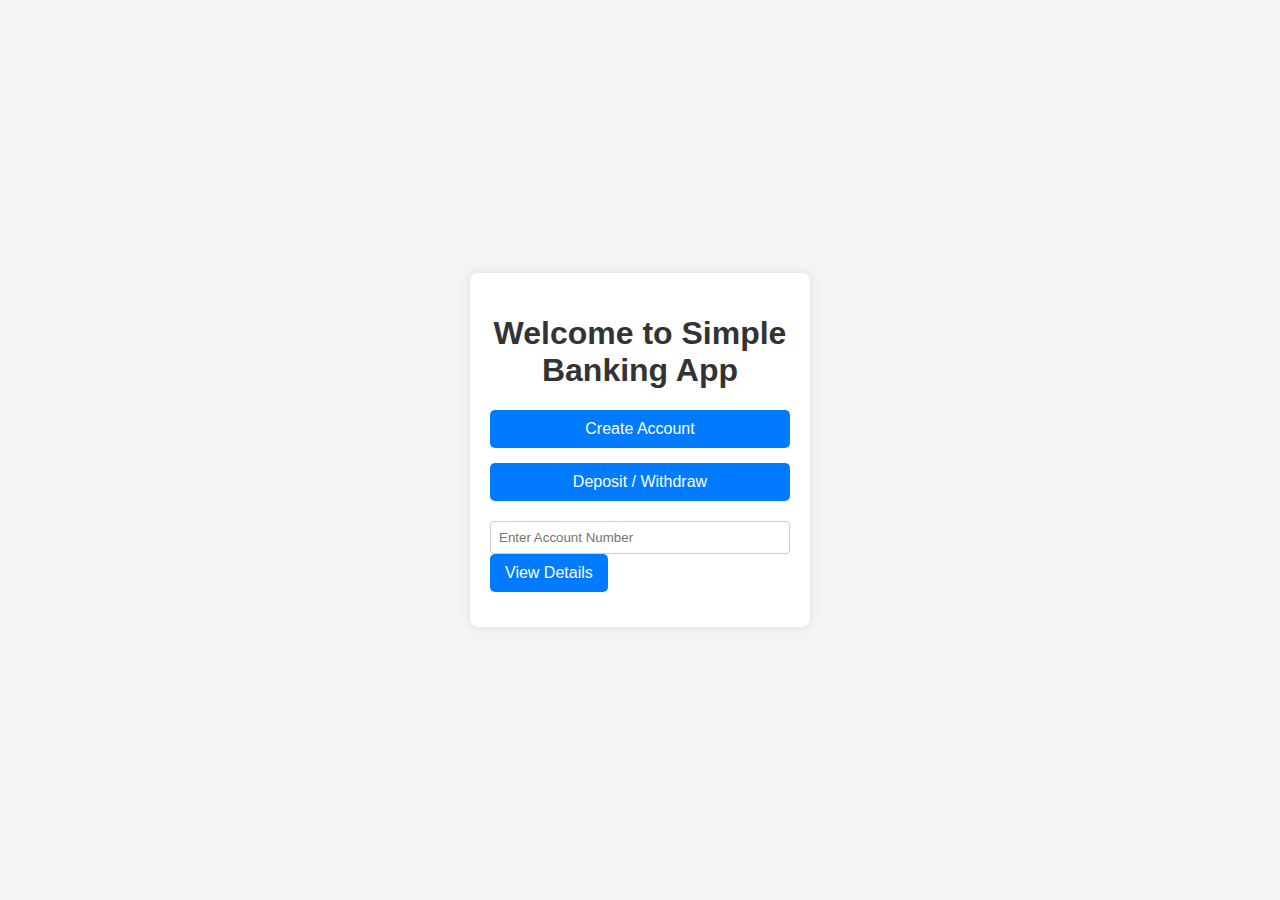
<file: BankingApp/index.html>
<!DOCTYPE html>
<html>
<head>
    <title>Simple Banking App</title>
    <link rel="stylesheet" type="text/css" href="style.css">
</head>
<body>
    <div class="container">
        <h1>Welcome to Simple Banking App</h1>
        <div class="menu">
            <a href="create_account.html" class="button">Create Account</a>
            <a href="transaction.html" class="button">Deposit / Withdraw</a>
            <div class="form-group">
                <form action="viewDetails" method="GET">
                    <input type="number" name="accountNumber" placeholder="Enter Account Number" required>
                    <button type="submit" class="button">View Details</button>
                </form>
            </div>
        </div>
    </div>
</body>
</html>
</file>
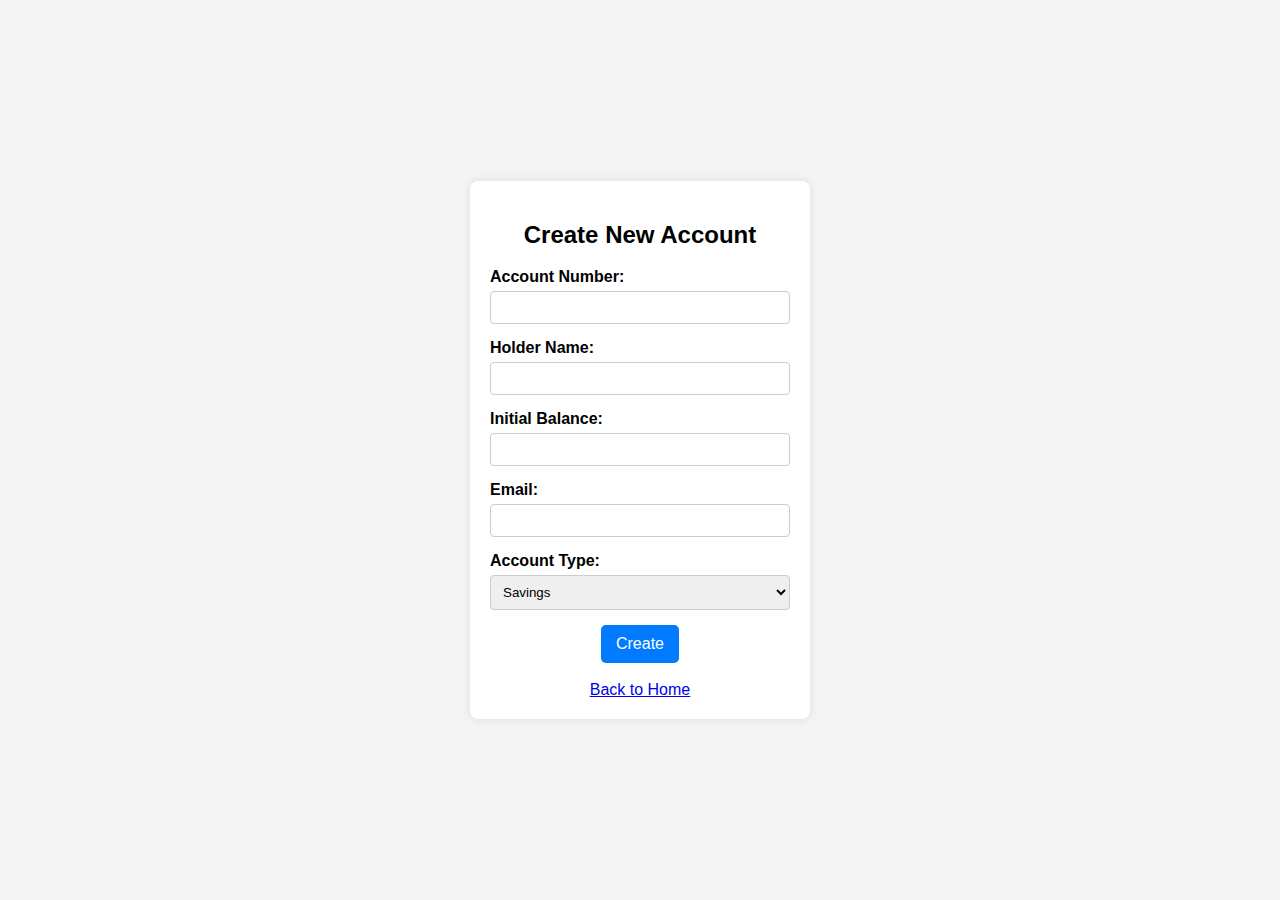
<file: BankingApp/create_account.html>
<!DOCTYPE html>
<html>

<head>
    <title>Create Account</title>
    <link rel="stylesheet" type="text/css" href="style.css">
</head>

<body>
    <div class="container">
        <h2>Create New Account</h2>
        <form action="createAccount" method="POST">
            <div class="form-group">
                <label>Account Number:</label>
                <input type="number" name="accountNumber" required>
            </div>
            <div class="form-group">
                <label>Holder Name:</label>
                <input type="text" name="holderName" required>
            </div>
            <div class="form-group">
                <label>Initial Balance:</label>
                <input type="number" name="balance" required>
            </div>
            <div class="form-group">
                <label>Email:</label>
                <input type="email" name="email" required>
            </div>
            <div class="form-group">
                <label>Account Type:</label>
                <select name="type">
                    <option value="Savings">Savings</option>
                    <option value="Current">Current</option>
                </select>
            </div>
            <button type="submit" class="button">Create</button>
        </form>
        <br>
        <a href="index.html">Back to Home</a>
    </div>
</body>

</html>
</file>
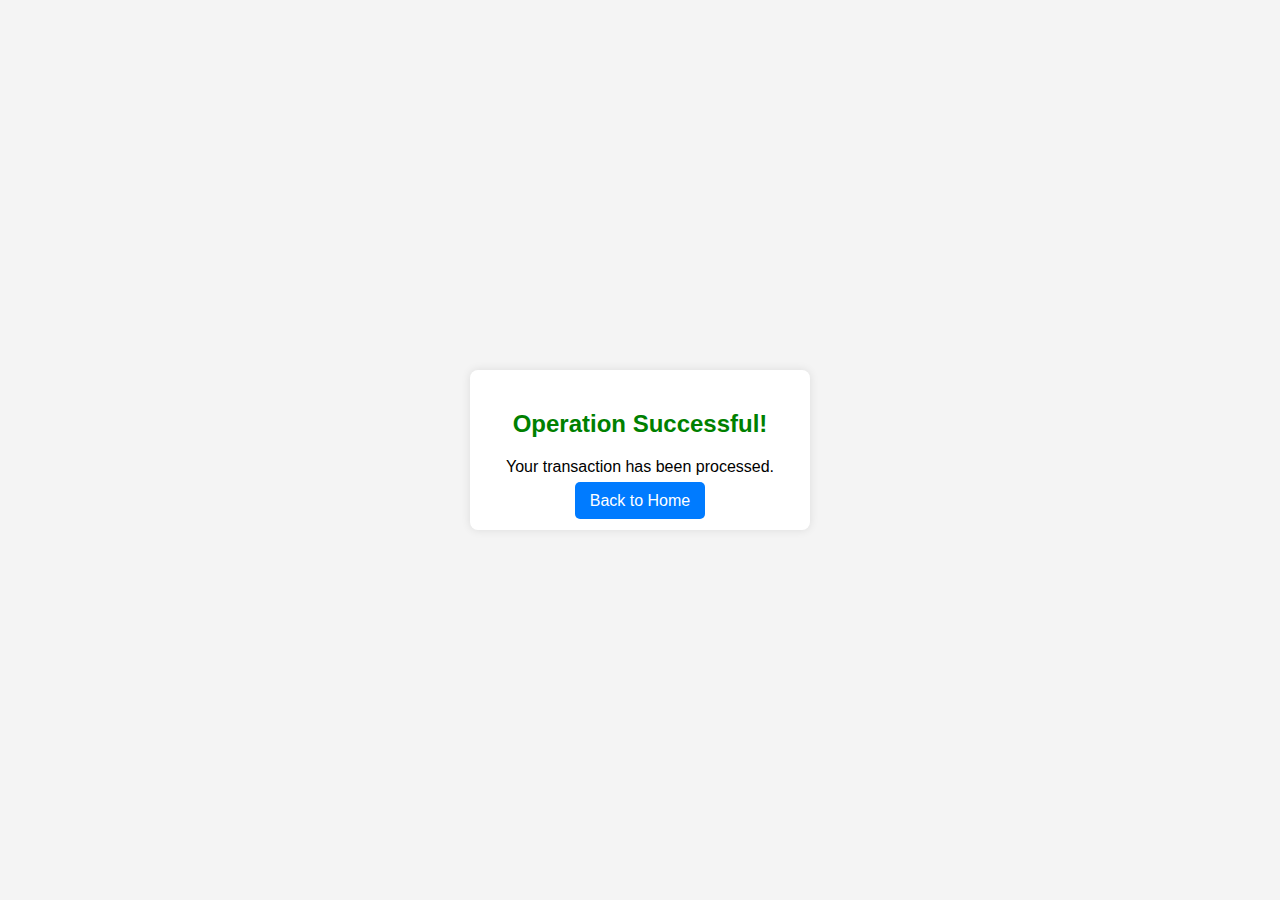
<file: BankingApp/success.html>
<!DOCTYPE html>
<html>

<head>
    <title>Success</title>
    <link rel="stylesheet" type="text/css" href="style.css">
</head>

<body>
    <div class="container">
        <h2 style="color: green;">Operation Successful!</h2>
        <p>Your transaction has been processed.</p>
        <a href="index.html" class="button">Back to Home</a>
    </div>
</body>

</html>
</file>
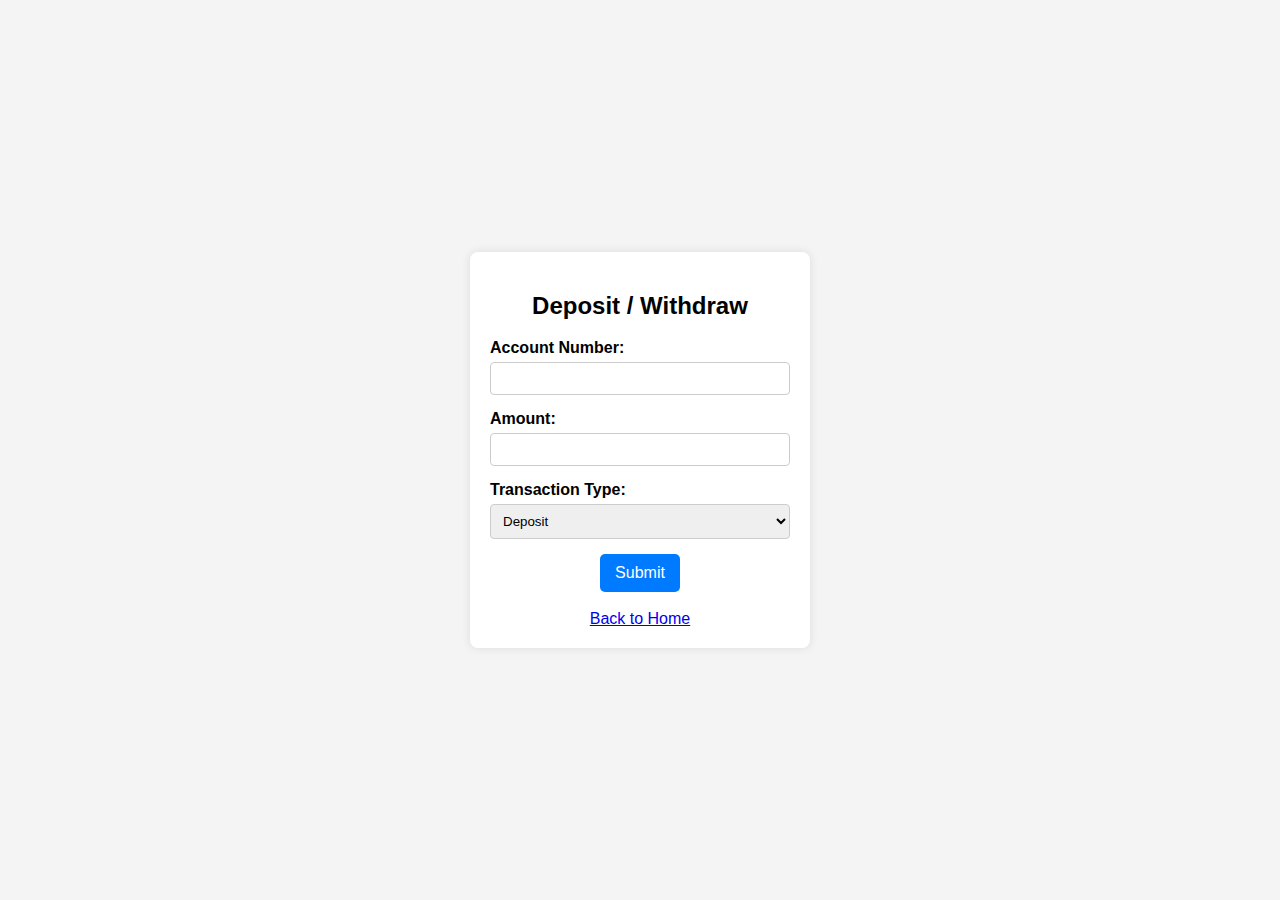
<file: BankingApp/transaction.html>
<!DOCTYPE html>
<html>

<head>
    <title>Transaction</title>
    <link rel="stylesheet" type="text/css" href="style.css">
</head>

<body>
    <div class="container">
        <h2>Deposit / Withdraw</h2>
        <form action="transaction" method="POST">
            <div class="form-group">
                <label>Account Number:</label>
                <input type="number" name="accountNumber" required>
            </div>
            <div class="form-group">
                <label>Amount:</label>
                <input type="number" name="amount" required>
            </div>
            <div class="form-group">
                <label>Transaction Type:</label>
                <select name="type">
                    <option value="Deposit">Deposit</option>
                    <option value="Withdraw">Withdraw</option>
                </select>
            </div>
            <button type="submit" class="button">Submit</button>
        </form>
        <br>
        <a href="index.html">Back to Home</a>
    </div>
</body>

</html>
</file>
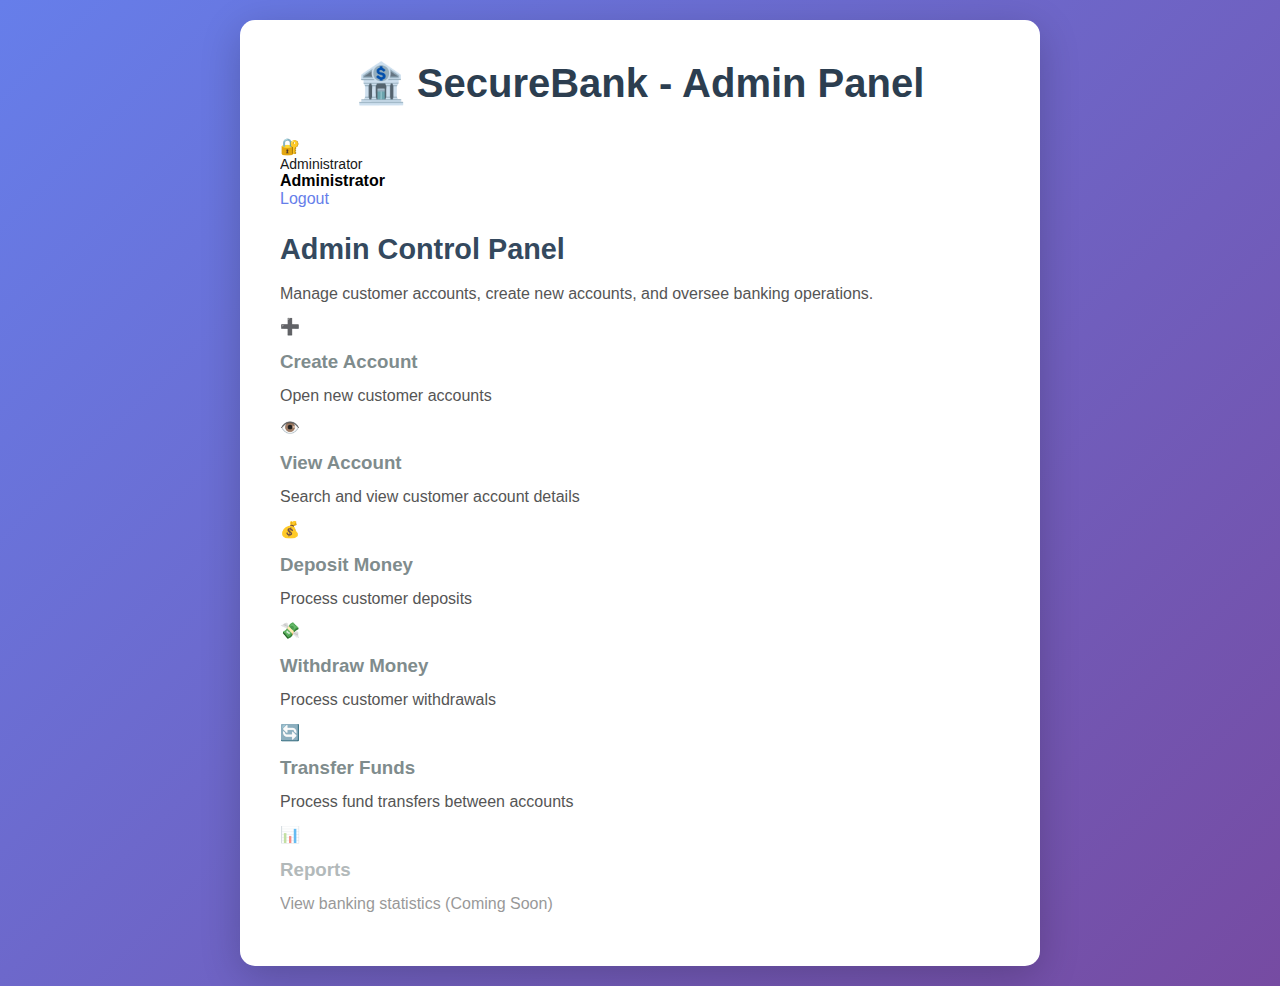
<file: webapp/admin-dashboard.html>
<!DOCTYPE html>
<html lang="en">

<head>
    <meta charset="UTF-8">
    <meta name="viewport" content="width=device-width, initial-scale=1.0">
    <title>Admin Dashboard</title>
    <link rel="stylesheet" href="css/style.css">
</head>

<body>
    <div class="container">
        <div class="dashboard">
            <div class="dashboard-header">
                <h1>🏦 SecureBank - Admin Panel</h1>
                <div class="user-info">
                    <div class="user-avatar">🔐</div>
                    <div>
                        <div style="font-size: 14px; opacity: 0.9;">Administrator</div>
                        <div style="font-size: 16px; font-weight: 600;" id="adminName">Admin</div>
                    </div>
                    <a href="LogoutServlet" class="logout-btn">Logout</a>
                </div>
            </div>

            <div class="dashboard-body">
                <div class="welcome-message">
                    <h2>Admin Control Panel</h2>
                    <p>Manage customer accounts, create new accounts, and oversee banking operations.</p>
                </div>

                <div class="actions-grid">
                    <a href="createAccount.html" class="action-card">
                        <div class="icon">➕</div>
                        <h3>Create Account</h3>
                        <p>Open new customer accounts</p>
                    </a>

                    <a href="viewAccount.html" class="action-card">
                        <div class="icon">👁️</div>
                        <h3>View Account</h3>
                        <p>Search and view customer account details</p>
                    </a>

                    <a href="deposit.html" class="action-card">
                        <div class="icon">💰</div>
                        <h3>Deposit Money</h3>
                        <p>Process customer deposits</p>
                    </a>

                    <a href="withdraw.html" class="action-card">
                        <div class="icon">💸</div>
                        <h3>Withdraw Money</h3>
                        <p>Process customer withdrawals</p>
                    </a>

                    <a href="transfer.html" class="action-card">
                        <div class="icon">🔄</div>
                        <h3>Transfer Funds</h3>
                        <p>Process fund transfers between accounts</p>
                    </a>

                    <div class="action-card" style="opacity: 0.6; cursor: not-allowed;">
                        <div class="icon">📊</div>
                        <h3>Reports</h3>
                        <p>View banking statistics (Coming Soon)</p>
                    </div>
                </div>
            </div>
        </div>
    </div>

    <script>
        window.onload = function () {
            const adminName = sessionStorage.getItem('fullName') || 'Administrator';
            document.getElementById('adminName').textContent = adminName;
        };
    </script>
</body>

</html>
</file>
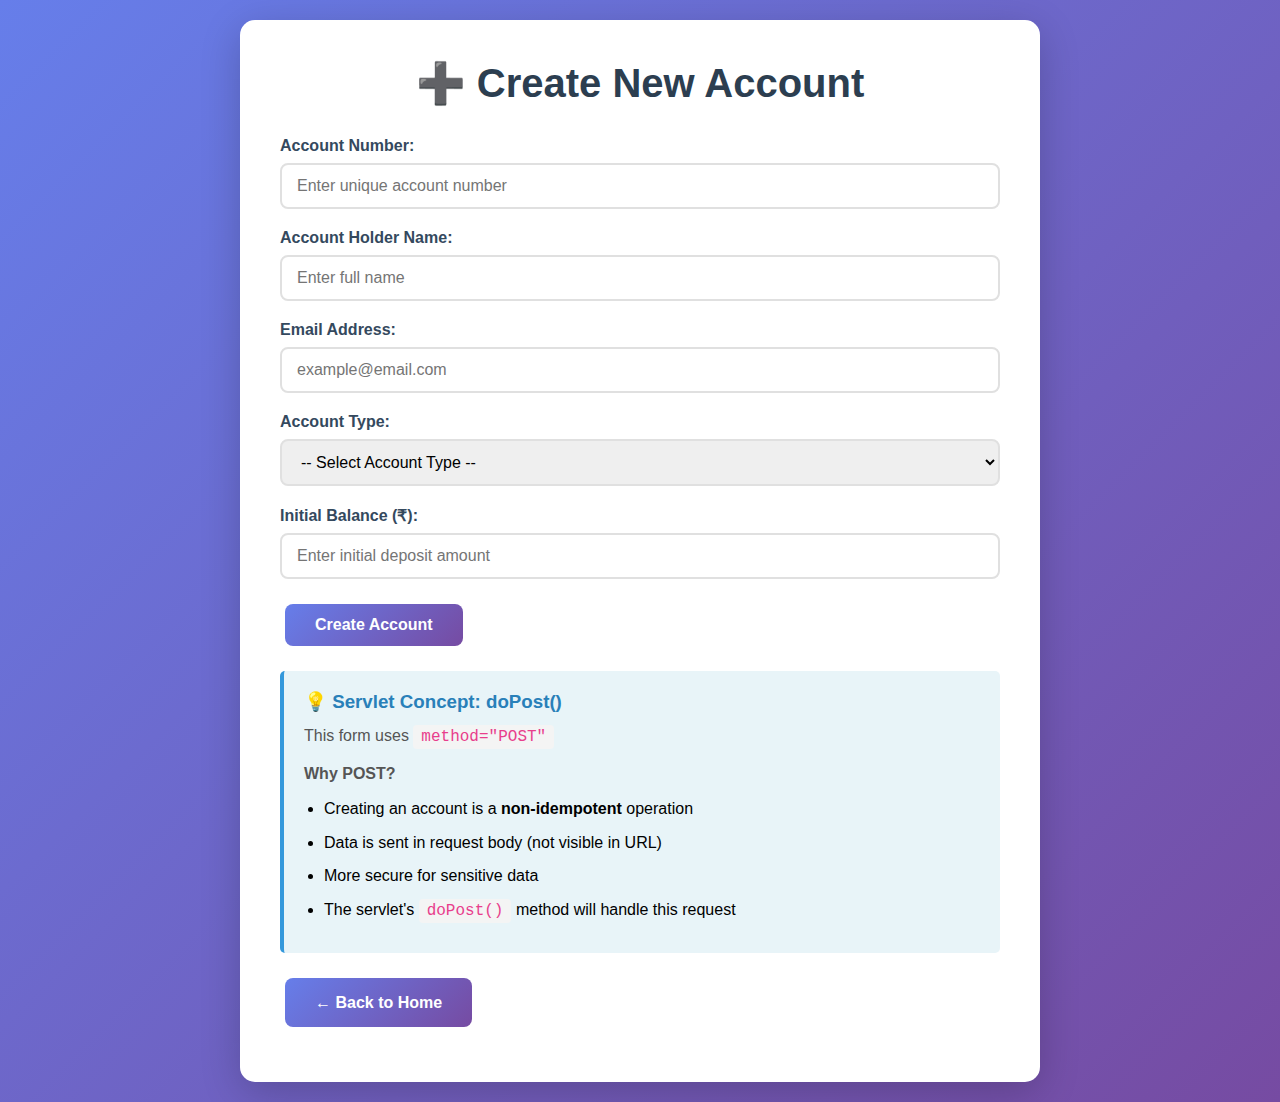
<file: webapp/createAccount.html>
<!DOCTYPE html>
<html lang="en">

<head>
    <meta charset="UTF-8">
    <meta name="viewport" content="width=device-width, initial-scale=1.0">
    <title>Create Account</title>
    <link rel="stylesheet" href="css/style.css">
</head>

<body>
    <div class="container">
        <h1>➕ Create New Account</h1>

        <form action="CreateAccountServlet" method="POST">
            <div class="form-group">
                <label for="accountNumber">Account Number:</label>
                <input type="number" id="accountNumber" name="accountNumber" required
                    placeholder="Enter unique account number">
            </div>

            <div class="form-group">
                <label for="holderName">Account Holder Name:</label>
                <input type="text" id="holderName" name="holderName" required placeholder="Enter full name">
            </div>

            <div class="form-group">
                <label for="email">Email Address:</label>
                <input type="email" id="email" name="email" required placeholder="example@email.com">
            </div>

            <div class="form-group">
                <label for="accountType">Account Type:</label>
                <select id="accountType" name="accountType" required>
                    <option value="">-- Select Account Type --</option>
                    <option value="Savings">Savings Account</option>
                    <option value="Current">Current Account</option>
                </select>
            </div>

            <div class="form-group">
                <label for="balance">Initial Balance (₹):</label>
                <input type="number" id="balance" name="balance" step="0.01" min="0" required
                    placeholder="Enter initial deposit amount">
            </div>

            <button type="submit" class="btn">Create Account</button>
        </form>

        <div class="info-box">
            <h3>💡 Servlet Concept: doPost()</h3>
            <p>This form uses <code>method="POST"</code></p>
            <p><strong>Why POST?</strong></p>
            <ul>
                <li>Creating an account is a <strong>non-idempotent</strong> operation</li>
                <li>Data is sent in request body (not visible in URL)</li>
                <li>More secure for sensitive data</li>
                <li>The servlet's <code>doPost()</code> method will handle this request</li>
            </ul>
        </div>

        <p><a href="index.html" class="btn">← Back to Home</a></p>
    </div>
</body>

</html>
</file>
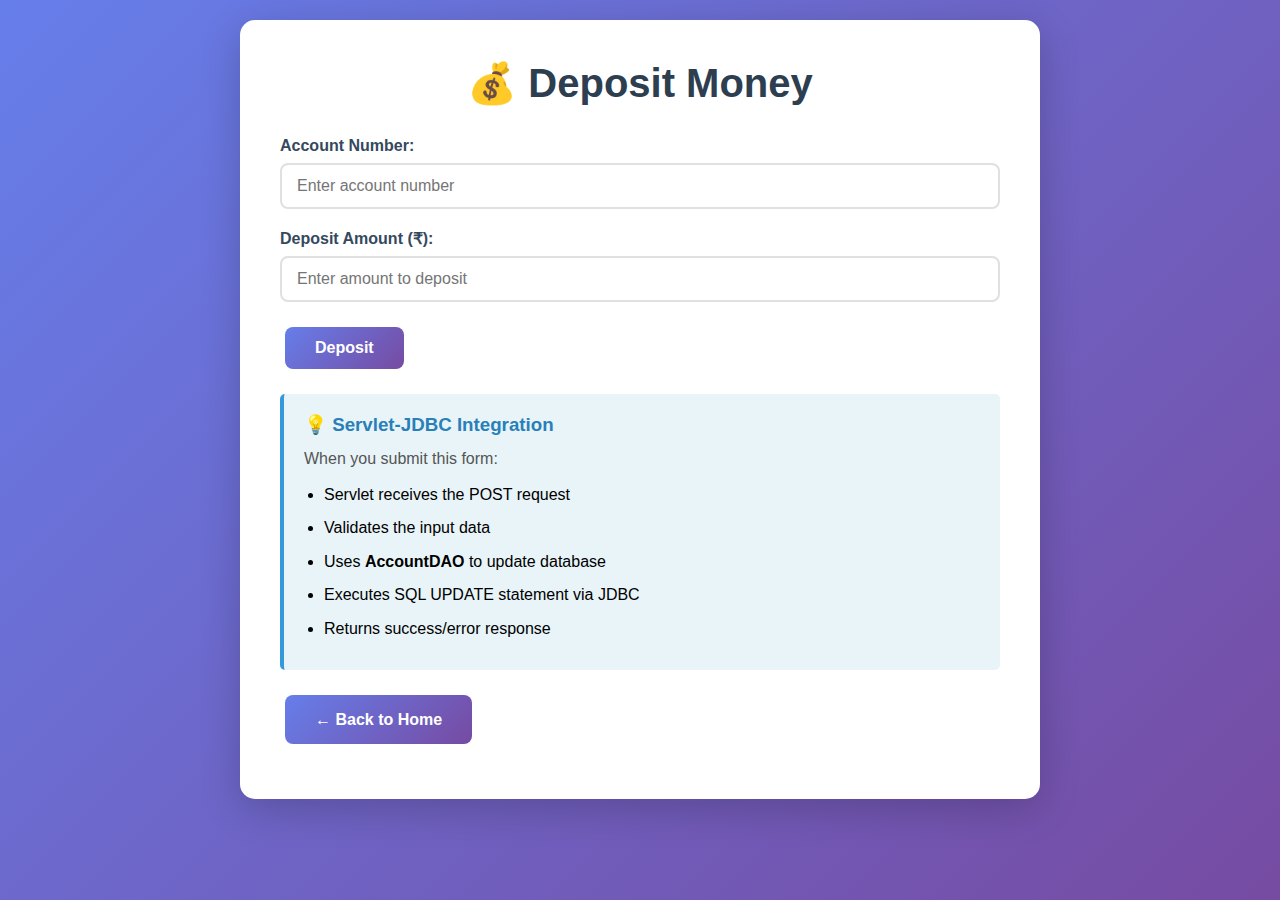
<file: webapp/deposit.html>
<!DOCTYPE html>
<html lang="en">

<head>
    <meta charset="UTF-8">
    <meta name="viewport" content="width=device-width, initial-scale=1.0">
    <title>Deposit Money</title>
    <link rel="stylesheet" href="css/style.css">
</head>

<body>
    <div class="container">
        <h1>💰 Deposit Money</h1>

        <form action="DepositServlet" method="POST">
            <div class="form-group">
                <label for="accountNumber">Account Number:</label>
                <input type="number" id="accountNumber" name="accountNumber" required
                    placeholder="Enter account number">
            </div>

            <div class="form-group">
                <label for="amount">Deposit Amount (₹):</label>
                <input type="number" id="amount" name="amount" step="0.01" min="0.01" required
                    placeholder="Enter amount to deposit">
            </div>

            <button type="submit" class="btn">Deposit</button>
        </form>

        <div class="info-box">
            <h3>💡 Servlet-JDBC Integration</h3>
            <p>When you submit this form:</p>
            <ul>
                <li>Servlet receives the POST request</li>
                <li>Validates the input data</li>
                <li>Uses <strong>AccountDAO</strong> to update database</li>
                <li>Executes SQL UPDATE statement via JDBC</li>
                <li>Returns success/error response</li>
            </ul>
        </div>

        <p><a href="index.html" class="btn">← Back to Home</a></p>
    </div>
</body>

</html>
</file>
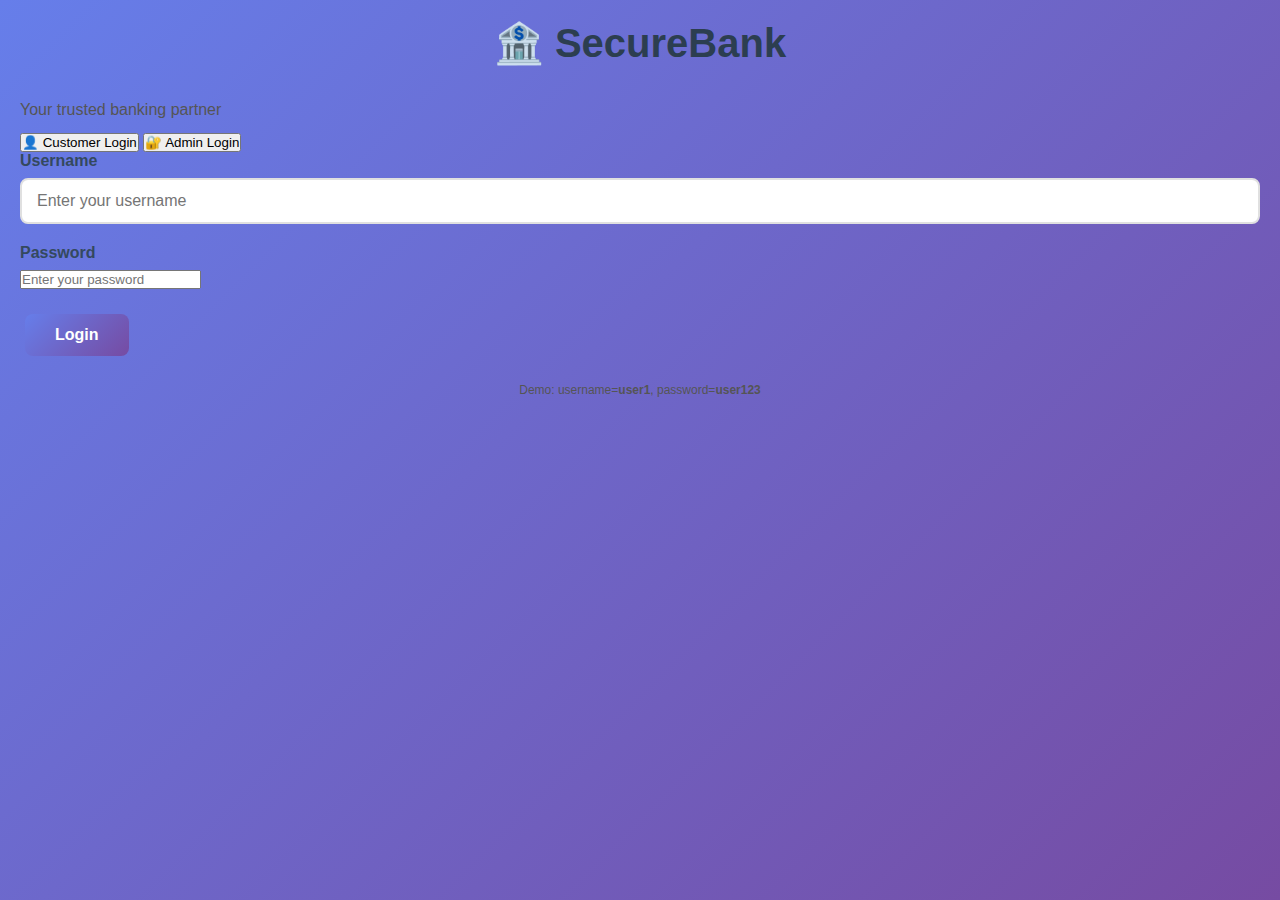
<file: webapp/login.html>
<!DOCTYPE html>
<html lang="en">

<head>
    <meta charset="UTF-8">
    <meta name="viewport" content="width=device-width, initial-scale=1.0">
    <title>Login - Banking Application</title>
    <link rel="stylesheet" href="css/style.css">
</head>

<body>
    <div class="login-container">
        <div class="login-header">
            <h1>🏦 SecureBank</h1>
            <p>Your trusted banking partner</p>
        </div>

        <div class="login-body">
            <div class="user-type-selector">
                <button class="user-type-btn active" onclick="selectUserType('user')" id="userBtn">
                    👤 Customer Login
                </button>
                <button class="user-type-btn" onclick="selectUserType('admin')" id="adminBtn">
                    🔐 Admin Login
                </button>
            </div>

            <form action="LoginServlet" method="post" id="loginForm">
                <input type="hidden" name="userType" id="userType" value="user">

                <div class="form-group">
                    <label for="username">Username</label>
                    <input type="text" id="username" name="username" required placeholder="Enter your username">
                </div>

                <div class="form-group">
                    <label for="password">Password</label>
                    <input type="password" id="password" name="password" required placeholder="Enter your password">
                </div>

                <button type="submit" class="btn">Login</button>
            </form>

            <div style="margin-top: 20px; text-align: center; font-size: 12px; color: #6b7280;">
                <p id="demoCredentials">Demo: username=<strong>user1</strong>, password=<strong>user123</strong></p>
            </div>
        </div>
    </div>

    <script>
        function selectUserType(type) {
            document.getElementById('userType').value = type;

            const userBtn = document.getElementById('userBtn');
            const adminBtn = document.getElementById('adminBtn');
            const demoCredentials = document.getElementById('demoCredentials');

            if (type === 'user') {
                userBtn.classList.add('active');
                adminBtn.classList.remove('active');
                demoCredentials.innerHTML = 'Demo: username=<strong>user1</strong>, password=<strong>user123</strong>';
            } else {
                adminBtn.classList.add('active');
                userBtn.classList.remove('active');
                demoCredentials.innerHTML = 'Demo: username=<strong>admin</strong>, password=<strong>admin123</strong>';
            }
        }
    </script>
</body>

</html>
</file>
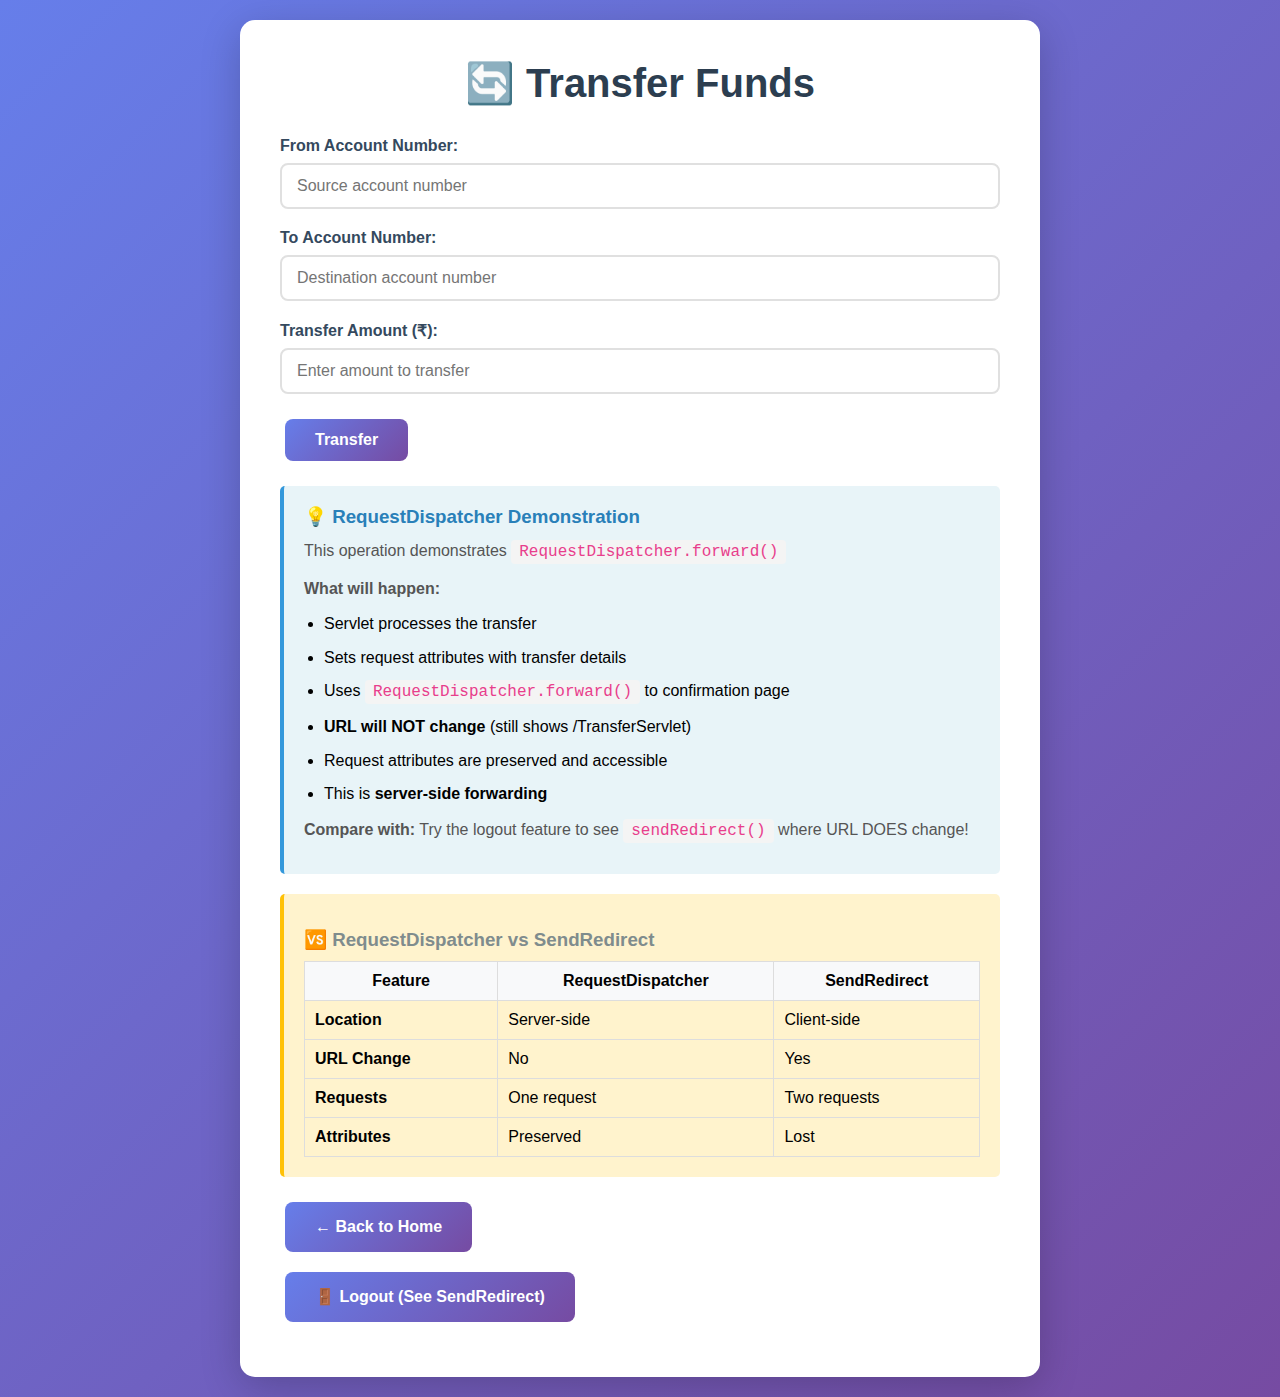
<file: webapp/transfer.html>
<!DOCTYPE html>
<html lang="en">

<head>
    <meta charset="UTF-8">
    <meta name="viewport" content="width=device-width, initial-scale=1.0">
    <title>Transfer Funds</title>
    <link rel="stylesheet" href="css/style.css">
</head>

<body>
    <div class="container">
        <h1>🔄 Transfer Funds</h1>

        <form action="TransferServlet" method="POST">
            <div class="form-group">
                <label for="fromAccount">From Account Number:</label>
                <input type="number" id="fromAccount" name="fromAccount" required placeholder="Source account number">
            </div>

            <div class="form-group">
                <label for="toAccount">To Account Number:</label>
                <input type="number" id="toAccount" name="toAccount" required placeholder="Destination account number">
            </div>

            <div class="form-group">
                <label for="amount">Transfer Amount (₹):</label>
                <input type="number" id="amount" name="amount" step="0.01" min="0.01" required
                    placeholder="Enter amount to transfer">
            </div>

            <button type="submit" class="btn">Transfer</button>
        </form>

        <div class="info-box">
            <h3>💡 RequestDispatcher Demonstration</h3>
            <p>This operation demonstrates <code>RequestDispatcher.forward()</code></p>
            <p><strong>What will happen:</strong></p>
            <ul>
                <li>Servlet processes the transfer</li>
                <li>Sets request attributes with transfer details</li>
                <li>Uses <code>RequestDispatcher.forward()</code> to confirmation page</li>
                <li><strong>URL will NOT change</strong> (still shows /TransferServlet)</li>
                <li>Request attributes are preserved and accessible</li>
                <li>This is <strong>server-side forwarding</strong></li>
            </ul>
            <p><strong>Compare with:</strong> Try the logout feature to see <code>sendRedirect()</code> where URL DOES
                change!</p>
        </div>

        <div class="lifecycle">
            <h3>🆚 RequestDispatcher vs SendRedirect</h3>
            <table style="width: 100%; border-collapse: collapse;">
                <tr style="background: #f8f9fa;">
                    <th style="padding: 10px; border: 1px solid #ddd;">Feature</th>
                    <th style="padding: 10px; border: 1px solid #ddd;">RequestDispatcher</th>
                    <th style="padding: 10px; border: 1px solid #ddd;">SendRedirect</th>
                </tr>
                <tr>
                    <td style="padding: 10px; border: 1px solid #ddd;"><strong>Location</strong></td>
                    <td style="padding: 10px; border: 1px solid #ddd;">Server-side</td>
                    <td style="padding: 10px; border: 1px solid #ddd;">Client-side</td>
                </tr>
                <tr>
                    <td style="padding: 10px; border: 1px solid #ddd;"><strong>URL Change</strong></td>
                    <td style="padding: 10px; border: 1px solid #ddd;">No</td>
                    <td style="padding: 10px; border: 1px solid #ddd;">Yes</td>
                </tr>
                <tr>
                    <td style="padding: 10px; border: 1px solid #ddd;"><strong>Requests</strong></td>
                    <td style="padding: 10px; border: 1px solid #ddd;">One request</td>
                    <td style="padding: 10px; border: 1px solid #ddd;">Two requests</td>
                </tr>
                <tr>
                    <td style="padding: 10px; border: 1px solid #ddd;"><strong>Attributes</strong></td>
                    <td style="padding: 10px; border: 1px solid #ddd;">Preserved</td>
                    <td style="padding: 10px; border: 1px solid #ddd;">Lost</td>
                </tr>
            </table>
        </div>

        <p><a href="index.html" class="btn">← Back to Home</a></p>
        <p><a href="LogoutServlet" class="btn">🚪 Logout (See SendRedirect)</a></p>
    </div>
</body>

</html>
</file>
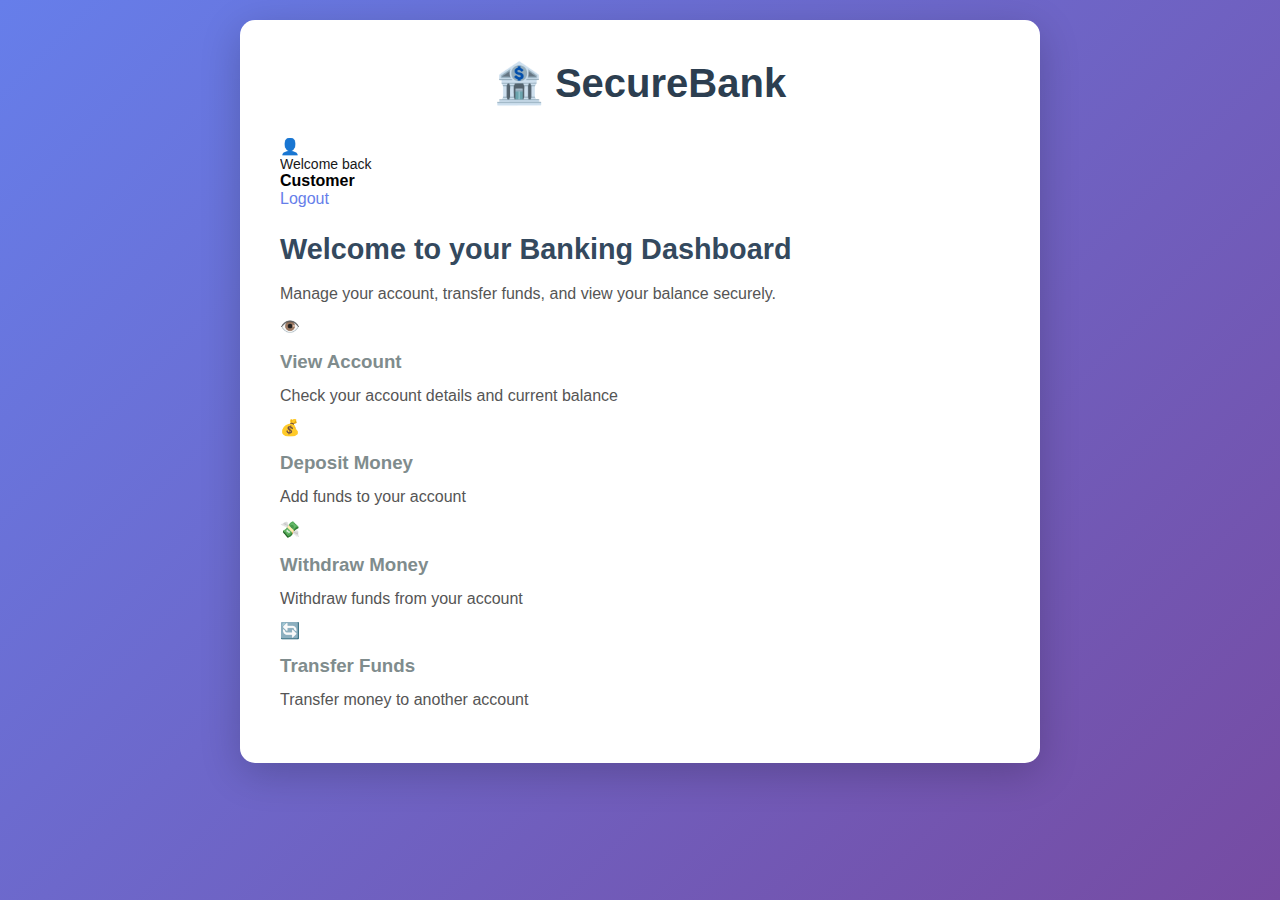
<file: webapp/user-dashboard.html>
<!DOCTYPE html>
<html lang="en">

<head>
    <meta charset="UTF-8">
    <meta name="viewport" content="width=device-width, initial-scale=1.0">
    <title>Customer Dashboard</title>
    <link rel="stylesheet" href="css/style.css">
</head>

<body>
    <div class="container">
        <div class="dashboard">
            <div class="dashboard-header">
                <h1>🏦 SecureBank</h1>
                <div class="user-info">
                    <div class="user-avatar">👤</div>
                    <div>
                        <div style="font-size: 14px; opacity: 0.9;">Welcome back</div>
                        <div style="font-size: 16px; font-weight: 600;" id="userName">Loading...</div>
                    </div>
                    <a href="LogoutServlet" class="logout-btn">Logout</a>
                </div>
            </div>

            <div class="dashboard-body">
                <div class="welcome-message">
                    <h2>Welcome to your Banking Dashboard</h2>
                    <p>Manage your account, transfer funds, and view your balance securely.</p>
                </div>

                <div class="actions-grid">
                    <a href="viewAccount.html" class="action-card">
                        <div class="icon">👁️</div>
                        <h3>View Account</h3>
                        <p>Check your account details and current balance</p>
                    </a>

                    <a href="deposit.html" class="action-card">
                        <div class="icon">💰</div>
                        <h3>Deposit Money</h3>
                        <p>Add funds to your account</p>
                    </a>

                    <a href="withdraw.html" class="action-card">
                        <div class="icon">💸</div>
                        <h3>Withdraw Money</h3>
                        <p>Withdraw funds from your account</p>
                    </a>

                    <a href="transfer.html" class="action-card">
                        <div class="icon">🔄</div>
                        <h3>Transfer Funds</h3>
                        <p>Transfer money to another account</p>
                    </a>
                </div>
            </div>
        </div>
    </div>

    <script>
        // Get user info from session (this would normally come from the server)
        // For now, we'll use a placeholder
        window.onload = function () {
            // In a real app, this would be populated by JSP or server-side rendering
            // For demo purposes, we'll show a generic message
            const userName = sessionStorage.getItem('fullName') || 'Customer';
            document.getElementById('userName').textContent = userName;
        };
    </script>
</body>

</html>
</file>
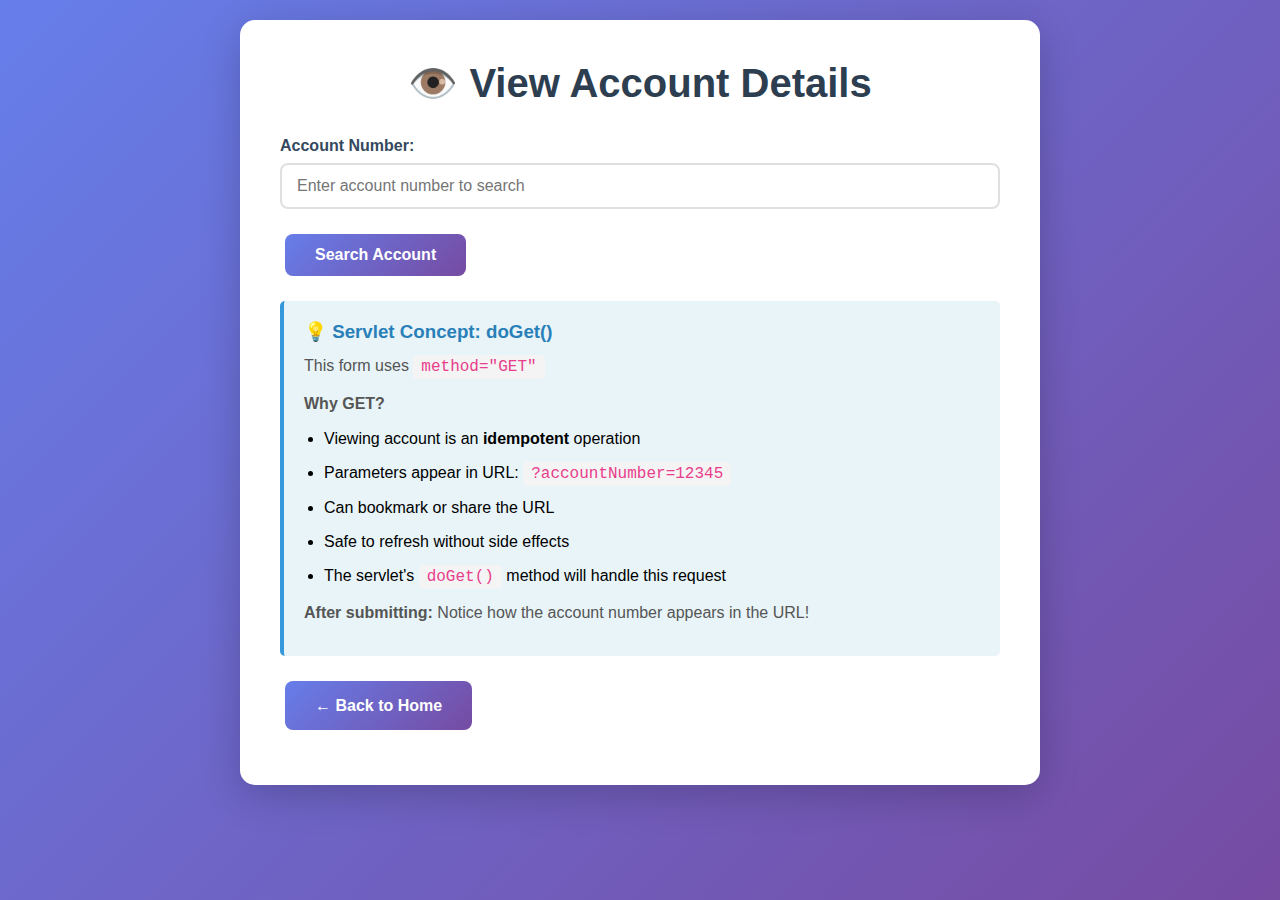
<file: webapp/viewAccount.html>
<!DOCTYPE html>
<html lang="en">

<head>
    <meta charset="UTF-8">
    <meta name="viewport" content="width=device-width, initial-scale=1.0">
    <title>View Account</title>
    <link rel="stylesheet" href="css/style.css">
</head>

<body>
    <div class="container">
        <h1>👁️ View Account Details</h1>

        <form action="ViewAccountServlet" method="GET">
            <div class="form-group">
                <label for="accountNumber">Account Number:</label>
                <input type="number" id="accountNumber" name="accountNumber" required
                    placeholder="Enter account number to search">
            </div>

            <button type="submit" class="btn">Search Account</button>
        </form>

        <div class="info-box">
            <h3>💡 Servlet Concept: doGet()</h3>
            <p>This form uses <code>method="GET"</code></p>
            <p><strong>Why GET?</strong></p>
            <ul>
                <li>Viewing account is an <strong>idempotent</strong> operation</li>
                <li>Parameters appear in URL: <code>?accountNumber=12345</code></li>
                <li>Can bookmark or share the URL</li>
                <li>Safe to refresh without side effects</li>
                <li>The servlet's <code>doGet()</code> method will handle this request</li>
            </ul>
            <p><strong>After submitting:</strong> Notice how the account number appears in the URL!</p>
        </div>

        <p><a href="index.html" class="btn">← Back to Home</a></p>
    </div>
</body>

</html>
</file>
<file: BankingApp/style.css>
body {
    font-family: Arial, sans-serif;
    background-color: #f4f4f4;
    display: flex;
    justify-content: center;
    align-items: center;
    height: 100vh;
    margin: 0;
}

.container {
    background-color: white;
    padding: 20px;
    border-radius: 8px;
    box-shadow: 0 0 10px rgba(0,0,0,0.1);
    text-align: center;
    width: 300px;
}

h1 {
    color: #333;
}

.menu {
    display: flex;
    flex-direction: column;
    gap: 15px;
}

.button {
    background-color: #007bff;
    color: white;
    padding: 10px 15px;
    text-decoration: none;
    border-radius: 5px;
    border: none;
    cursor: pointer;
    font-size: 16px;
}

.button:hover {
    background-color: #0056b3;
}

.form-group {
    margin-bottom: 15px;
    text-align: left;
}

input[type="text"], input[type="number"], input[type="email"], select {
    width: 100%;
    padding: 8px;
    margin-top: 5px;
    box-sizing: border-box;
    border: 1px solid #ccc;
    border-radius: 4px;
}

label {
    font-weight: bold;
}
</file>
<file: webapp/css/style.css>
/* Modern Banking Application Styles */

* {
    margin: 0;
    padding: 0;
    box-sizing: border-box;
}

body {
    font-family: 'Segoe UI', Tahoma, Geneva, Verdana, sans-serif;
    background: linear-gradient(135deg, #667eea 0%, #764ba2 100%);
    min-height: 100vh;
    padding: 20px;
}

.container {
    max-width: 800px;
    margin: 0 auto;
    background: white;
    padding: 40px;
    border-radius: 15px;
    box-shadow: 0 10px 40px rgba(0, 0, 0, 0.2);
}

h1 {
    color: #2c3e50;
    margin-bottom: 30px;
    text-align: center;
    font-size: 2.5em;
}

h2 {
    color: #34495e;
    margin: 25px 0 15px 0;
    font-size: 1.8em;
}

h3 {
    color: #7f8c8d;
    margin: 15px 0 10px 0;
}

/* Navigation Cards */
.nav-grid {
    display: grid;
    grid-template-columns: repeat(auto-fit, minmax(250px, 1fr));
    gap: 20px;
    margin: 30px 0;
}

.nav-card {
    background: linear-gradient(135deg, #667eea 0%, #764ba2 100%);
    color: white;
    padding: 30px;
    border-radius: 10px;
    text-decoration: none;
    transition: transform 0.3s, box-shadow 0.3s;
    text-align: center;
}

.nav-card:hover {
    transform: translateY(-5px);
    box-shadow: 0 10px 25px rgba(0, 0, 0, 0.3);
}

.nav-card h3 {
    color: white;
    margin-bottom: 10px;
    font-size: 1.5em;
}

.nav-card p {
    color: rgba(255, 255, 255, 0.9);
    font-size: 0.95em;
}

/* Forms */
.form-group {
    margin-bottom: 20px;
}

label {
    display: block;
    margin-bottom: 8px;
    color: #34495e;
    font-weight: 600;
}

input[type="text"],
input[type="number"],
input[type="email"],
select {
    width: 100%;
    padding: 12px 15px;
    border: 2px solid #e0e0e0;
    border-radius: 8px;
    font-size: 16px;
    transition: border-color 0.3s;
}

input:focus,
select:focus {
    outline: none;
    border-color: #667eea;
}

/* Buttons */
.btn, button[type="submit"] {
    background: linear-gradient(135deg, #667eea 0%, #764ba2 100%);
    color: white;
    padding: 12px 30px;
    border: none;
    border-radius: 8px;
    font-size: 16px;
    font-weight: 600;
    cursor: pointer;
    text-decoration: none;
    display: inline-block;
    transition: transform 0.2s, box-shadow 0.2s;
    margin: 5px;
}

.btn:hover, button[type="submit"]:hover {
    transform: translateY(-2px);
    box-shadow: 0 5px 15px rgba(102, 126, 234, 0.4);
}

/* Success Box */
.success-box {
    background: #d4edda;
    border: 2px solid #28a745;
    border-radius: 10px;
    padding: 25px;
    margin: 20px 0;
}

.success-box h1 {
    color: #155724;
}

/* Error Box */
.error-box {
    background: #f8d7da;
    border: 2px solid #dc3545;
    border-radius: 10px;
    padding: 25px;
    margin: 20px 0;
}

.error-box h1 {
    color: #721c24;
}

/* Info Box */
.info-box {
    background: #e8f4f8;
    border-left: 4px solid #3498db;
    padding: 20px;
    margin: 20px 0;
    border-radius: 5px;
}

.info-box h3 {
    color: #2980b9;
    margin-top: 0;
}

/* Lifecycle Box */
.lifecycle {
    background: #fff3cd;
    border-left: 4px solid #ffc107;
    padding: 20px;
    margin: 20px 0;
    border-radius: 5px;
}

/* Account Details */
.account-details {
    background: #f8f9fa;
    padding: 20px;
    border-radius: 8px;
    margin: 15px 0;
}

.account-details p {
    margin: 10px 0;
    font-size: 1.1em;
}

.account-details strong {
    color: #2c3e50;
}

/* Code */
code {
    background: #f4f4f4;
    padding: 3px 8px;
    border-radius: 4px;
    font-family: 'Courier New', monospace;
    color: #e83e8c;
}

/* Lists */
ul {
    margin-left: 20px;
    margin-top: 10px;
}

li {
    margin: 8px 0;
    line-height: 1.6;
}

/* Paragraphs */
p {
    line-height: 1.6;
    color: #555;
    margin: 10px 0;
}

/* Links */
a {
    color: #667eea;
    text-decoration: none;
}

a:hover {
    text-decoration: underline;
}

/* Header */
.header {
    background: linear-gradient(135deg, #667eea 0%, #764ba2 100%);
    color: white;
    padding: 20px;
    border-radius: 10px;
    margin-bottom: 30px;
    text-align: center;
}

.header h1 {
    color: white;
    margin: 0;
}

/* Footer */
.footer {
    text-align: center;
    margin-top: 40px;
    padding-top: 20px;
    border-top: 2px solid #e0e0e0;
    color: #7f8c8d;
}

/* Responsive */
@media (max-width: 768px) {
    .container {
        padding: 20px;
    }
    
    h1 {
        font-size: 2em;
    }
    
    .nav-grid {
        grid-template-columns: 1fr;
    }
}
</file>
